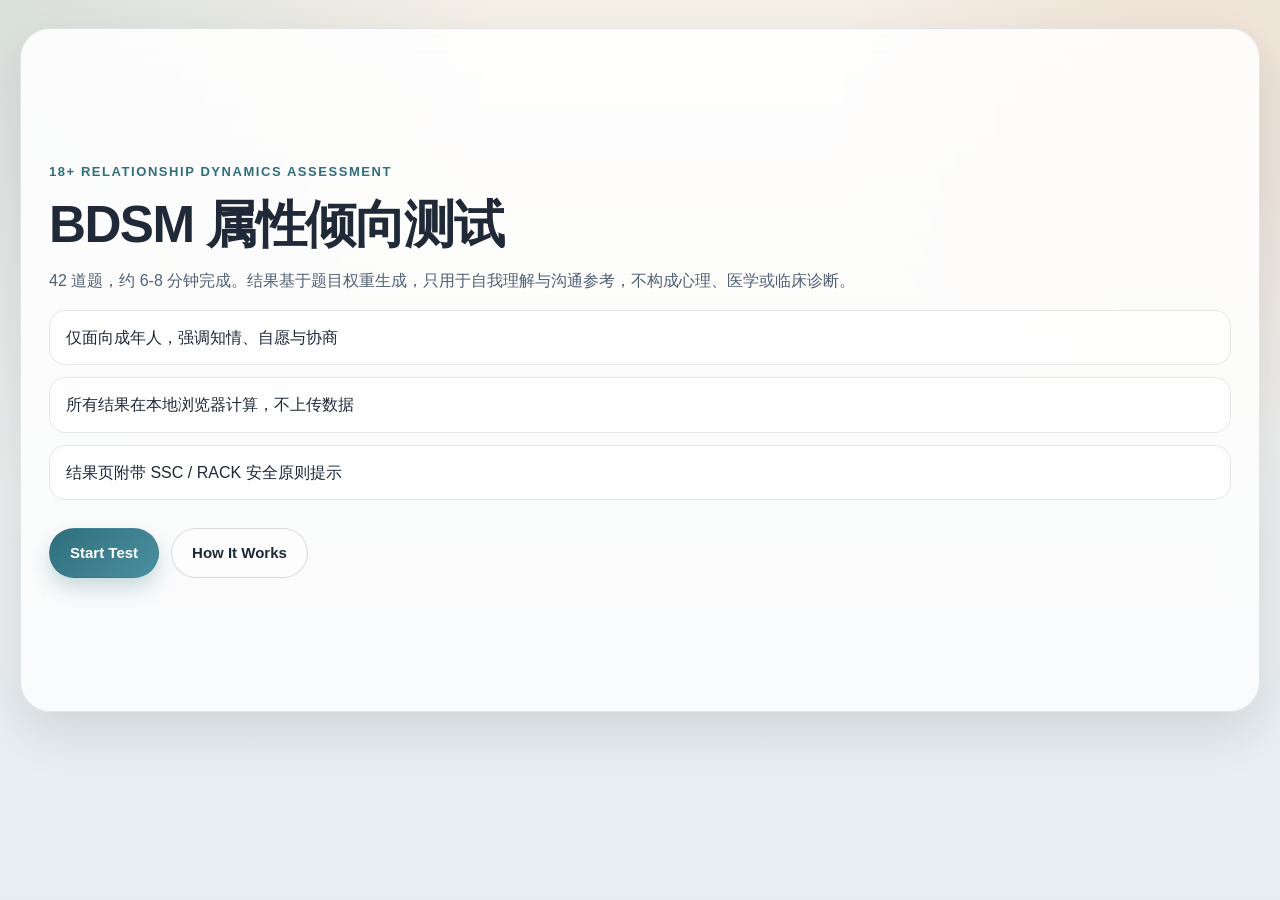
<file: index.html>
<!DOCTYPE html>
<html lang="zh-CN">
<head>
  <meta charset="utf-8">
  <meta name="viewport" content="width=device-width, initial-scale=1">
  <title>BDSM Attribute Test</title>
  <link rel="stylesheet" href="css/styles.css">
</head>
<body>
  <main id="app" class="app-shell" aria-live="polite"></main>

  <script defer src="js/content.js"></script>
  <script defer src="js/questions.js"></script>
  <script defer src="js/scoring.js"></script>
  <script defer src="js/attribute-definitions.js"></script>
  <script defer src="js/results.js"></script>
  <script defer src="js/state.js"></script>
  <script defer src="js/views.js"></script>
  <script defer src="js/app.js"></script>
  <script defer>
    window.addEventListener('DOMContentLoaded', function () {
      var storage = null;

      try {
        storage = window.localStorage;
      } catch (error) {
        storage = null;
      }

      window.BDSMApp.createApp(document, storage);
    });
  </script>
</body>
</html>
</file>
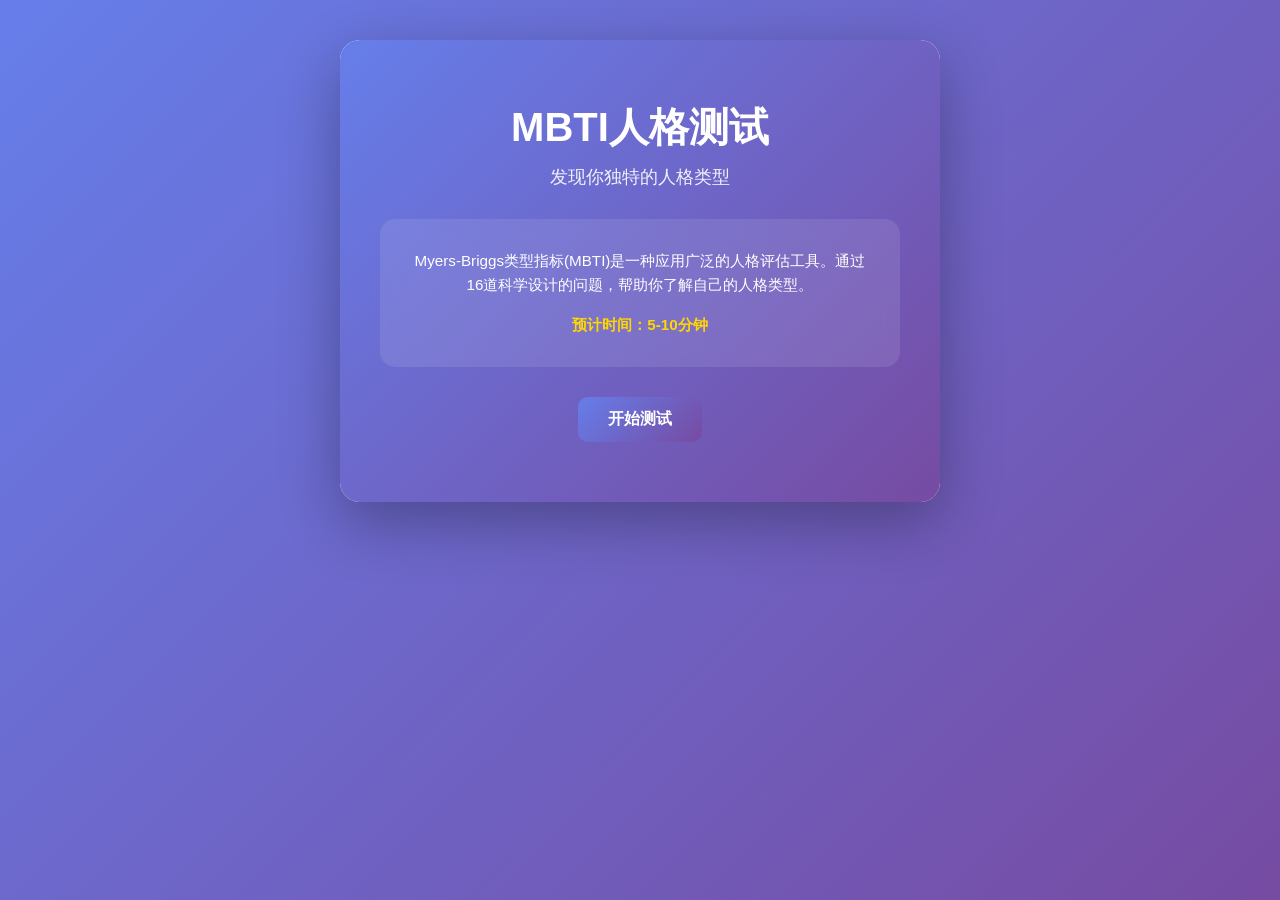
<file: mbti-test/index.html>
<!DOCTYPE html>
<html lang="zh-CN">
<head>
    <meta charset="UTF-8">
    <meta name="viewport" content="width=device-width, initial-scale=1.0">
    <title>MBTI人格测试</title>
    <link rel="stylesheet" href="styles.css">
</head>
<body>
    <div class="container">
        <!-- 欢迎页面 -->
        <div id="welcomePage" class="page active">
            <div class="welcome-content">
                <h1>MBTI人格测试</h1>
                <p class="welcome-desc">发现你独特的人格类型</p>
                <div class="welcome-info">
                    <p>Myers-Briggs类型指标(MBTI)是一种应用广泛的人格评估工具。通过16道科学设计的问题，帮助你了解自己的人格类型。</p>
                    <p class="test-time">预计时间：5-10分钟</p>
                </div>
                <button class="btn btn-primary" onclick="startTest()">开始测试</button>
            </div>
        </div>

        <!-- 测试页面 -->
        <div id="testPage" class="page">
            <div class="test-container">
                <div class="progress-bar">
                    <div id="progressFill" class="progress-fill"></div>
                </div>
                <div class="progress-text">
                    <span id="currentQuestion">1</span> / <span id="totalQuestions">16</span>
                </div>

                <div id="questionContainer" class="question-container">
                    <h2 id="questionText"></h2>
                    <div id="optionsContainer" class="options-container"></div>
                </div>

                <div class="button-group">
                    <button class="btn btn-secondary" onclick="previousQuestion()" id="prevBtn" style="display:none;">上一题</button>
                    <button class="btn btn-primary" onclick="nextQuestion()" id="nextBtn">下一题</button>
                </div>
            </div>
        </div>

        <!-- 结果页面 -->
        <div id="resultPage" class="page">
            <div class="result-container">
                <h1 id="typeTitle" class="type-title"></h1>
                <div class="type-badge" id="typeBadge"></div>
                
                <div class="result-section">
                    <h3>人格特征</h3>
                    <p id="typeDesc"></p>
                </div>

                <div class="result-section">
                    <h3>优势</h3>
                    <ul id="strengths" class="list"></ul>
                </div>

                <div class="result-section">
                    <h3>劣势</h3>
                    <ul id="weaknesses" class="list"></ul>
                </div>

                <div class="result-section">
                    <h3>职业建议</h3>
                    <ul id="careers" class="list"></ul>
                </div>

                <div class="result-section">
                    <h3>与其他类型的关系</h3>
                    <p id="relationships"></p>
                </div>

                <div class="button-group">
                    <button class="btn btn-primary" onclick="shareResult()">分享结果</button>
                    <button class="btn btn-secondary" onclick="retakeTest()">重新测试</button>
                </div>
            </div>
        </div>
    </div>

    <script src="questions.js"></script>
    <script src="types.js"></script>
    <script src="app.js"></script>
</body>
</html>
</file>
<file: css/styles.css>
:root {
  --bg: #f5efe7;
  --bg-accent: #e6eef4;
  --surface: rgba(255, 255, 255, 0.72);
  --surface-strong: rgba(255, 255, 255, 0.88);
  --surface-soft: rgba(255, 255, 255, 0.56);
  --ink: #1f2937;
  --ink-soft: #516073;
  --ink-muted: #738295;
  --line: rgba(51, 65, 85, 0.12);
  --line-strong: rgba(51, 65, 85, 0.18);
  --primary: #2f6f7d;
  --primary-2: #4b8fa0;
  --primary-3: #b9d7dd;
  --accent: #c98b59;
  --accent-soft: #edd8c5;
  --success: #5b8f78;
  --success-2: #8ac2ac;
  --shadow-lg: 0 22px 48px rgba(34, 44, 62, 0.12);
  --shadow-md: 0 14px 28px rgba(34, 44, 62, 0.08);
  --radius-2xl: 30px;
  --radius-xl: 24px;
  --radius-lg: 20px;
  --radius-md: 16px;
  --radius-sm: 12px;
  --radius-pill: 999px;
  --max-width: 1240px;
  --font-body: "Segoe UI", "PingFang SC", "Microsoft YaHei", sans-serif;
}

*,
*::before,
*::after {
  box-sizing: border-box;
}

html,
body {
  margin: 0;
  padding: 0;
  min-height: 100%;
}

body {
  min-height: 100vh;
  font-family: var(--font-body);
  color: var(--ink);
  line-height: 1.6;
  background:
    radial-gradient(circle at top left, rgba(75, 143, 160, 0.16), transparent 32%),
    radial-gradient(circle at 92% 12%, rgba(201, 139, 89, 0.16), transparent 24%),
    linear-gradient(180deg, var(--bg) 0%, var(--bg-accent) 100%);
}

img {
  display: block;
  max-width: 100%;
}

button {
  font: inherit;
}

h1,
h2,
h3,
p,
ul {
  margin: 0;
}

.app-shell {
  width: min(var(--max-width), calc(100% - 32px));
  margin: 0 auto;
  padding: 28px 0 60px;
}

.intro-screen,
.question-screen,
.result-screen {
  display: grid;
  gap: 24px;
}

.intro-screen,
.question-card,
.hero-card,
.card,
.safety-card,
.definition-panel {
  background:
    linear-gradient(180deg, rgba(255, 255, 255, 0.9), rgba(255, 255, 255, 0.74));
  border: 1px solid var(--line);
  border-radius: var(--radius-2xl);
  box-shadow: var(--shadow-lg);
  backdrop-filter: blur(16px);
}

.intro-screen,
.question-card,
.hero-card,
.card,
.definition-panel {
  padding: 28px;
}

.intro-screen {
  min-height: 76vh;
  align-content: center;
  gap: 28px;
}

.intro-copy {
  display: grid;
  gap: 16px;
}

.eyebrow,
.hero-kicker,
.insight-kicker,
.progress-label {
  color: var(--primary);
  font-size: 13px;
  font-weight: 700;
  letter-spacing: 0.12em;
  text-transform: uppercase;
}

.intro-title,
.result-name-cn {
  font-size: clamp(2rem, 4vw, 3.6rem);
  line-height: 1.05;
  letter-spacing: -0.03em;
}

.intro-description,
.section-note,
.hero-description,
.analysis-paragraph,
.persona-subtitle,
.safety-item p,
.definition-block p {
  color: var(--ink-soft);
}

.intro-points {
  display: grid;
  gap: 12px;
  padding: 0;
  list-style: none;
}

.intro-points li {
  padding: 14px 16px;
  border-radius: var(--radius-md);
  background: var(--surface-soft);
  border: 1px solid var(--line);
  box-shadow: inset 0 1px 0 rgba(255, 255, 255, 0.55);
}

.intro-actions,
.hero-actions,
.footer-actions {
  display: flex;
  flex-wrap: wrap;
  gap: 12px;
}

.primary-action,
.secondary-action,
.btn,
.option-button,
.metric-name-button,
.definition-close,
.definition-backdrop {
  appearance: none;
}

.primary-action,
.secondary-action,
.btn {
  min-height: 48px;
  padding: 12px 20px;
  border-radius: var(--radius-pill);
  border: 1px solid transparent;
  font-size: 15px;
  font-weight: 700;
  transition:
    transform 0.2s ease,
    box-shadow 0.2s ease,
    background-color 0.2s ease,
    border-color 0.2s ease;
}

.primary-action,
.btn-primary {
  color: #fff;
  background: linear-gradient(135deg, var(--primary), var(--primary-2));
  box-shadow: 0 10px 20px rgba(47, 111, 125, 0.24);
}

.secondary-action,
.btn-ghost {
  color: var(--ink);
  background: rgba(255, 255, 255, 0.48);
  border-color: var(--line-strong);
}

.question-header {
  display: grid;
  gap: 12px;
}

.progress-track,
.metric-track {
  overflow: hidden;
  border-radius: var(--radius-pill);
  background: rgba(47, 111, 125, 0.12);
}

.progress-track {
  height: 12px;
}

.metric-track {
  height: 12px;
}

.progress-fill {
  height: 100%;
  border-radius: inherit;
  background: linear-gradient(135deg, var(--primary), var(--primary-2));
}

.metric-fill {
  display: block;
  width: var(--score);
  height: 100%;
  border-radius: inherit;
  transform-origin: left center;
  transform: scaleX(0);
  animation: fillBar 900ms cubic-bezier(0.2, 0.8, 0.2, 1) forwards;
  background: linear-gradient(135deg, var(--primary), var(--accent));
}

.metric-fill-secondary {
  background: linear-gradient(135deg, var(--success), var(--success-2));
}

.question-card {
  display: grid;
  gap: 22px;
}

.question-prompt {
  font-size: clamp(1.45rem, 2.6vw, 2rem);
  line-height: 1.28;
}

.option-list {
  display: grid;
  gap: 12px;
}

.option-button {
  width: 100%;
  min-height: 62px;
  padding: 14px 18px;
  border: 1px solid var(--line);
  border-radius: var(--radius-lg);
  background: rgba(255, 255, 255, 0.6);
  color: var(--ink);
  display: flex;
  align-items: center;
  gap: 14px;
  text-align: left;
  transition:
    transform 0.18s ease,
    border-color 0.18s ease,
    box-shadow 0.18s ease,
    background-color 0.18s ease;
}

.option-button.is-selected {
  border-color: transparent;
  color: #fff;
  background: linear-gradient(135deg, var(--primary), var(--primary-2));
  box-shadow: 0 14px 24px rgba(47, 111, 125, 0.24);
}

.option-index {
  flex: 0 0 auto;
  width: 30px;
  height: 30px;
  border-radius: 50%;
  display: inline-grid;
  place-items: center;
  background: rgba(255, 255, 255, 0.54);
  font-weight: 700;
}

.option-button.is-selected .option-index {
  background: rgba(255, 255, 255, 0.22);
}

.option-label {
  flex: 1 1 auto;
}

.result-screen {
  position: relative;
  gap: 28px;
}

.hero {
  padding-top: 8px;
}

.hero-card {
  display: grid;
  grid-template-columns: minmax(280px, 360px) minmax(0, 1fr);
  gap: 28px;
  align-items: stretch;
}

.avatar-box {
  position: relative;
  min-height: 390px;
  border-radius: var(--radius-xl);
  overflow: hidden;
  background:
    radial-gradient(circle at top, rgba(75, 143, 160, 0.24), transparent 38%),
    linear-gradient(180deg, rgba(241, 245, 249, 0.96), rgba(255, 255, 255, 0.78));
  border: 1px solid rgba(75, 143, 160, 0.14);
  display: grid;
  place-items: center;
}

.avatar-box::after {
  content: "";
  position: absolute;
  inset: 18px;
  border-radius: calc(var(--radius-xl) - 8px);
  border: 1px solid rgba(255, 255, 255, 0.42);
  pointer-events: none;
}

.animal-image {
  position: relative;
  z-index: 1;
  max-width: 100%;
  max-height: 360px;
  object-fit: contain;
  filter: drop-shadow(0 18px 32px rgba(31, 41, 55, 0.14));
}

.hero-copy {
  display: grid;
  align-content: start;
  gap: 10px;
}

.result-name-en {
  font-size: 1rem;
  font-weight: 700;
  letter-spacing: 0.16em;
  text-transform: uppercase;
  color: var(--ink-muted);
}

.hero-statement {
  font-size: 1.08rem;
  font-weight: 700;
  color: var(--primary);
}

.section {
  display: grid;
  gap: 16px;
}

.section-heading {
  display: grid;
  gap: 8px;
}

.section-title {
  font-size: 1.55rem;
  line-height: 1.16;
  letter-spacing: -0.02em;
}

.grid {
  display: grid;
  gap: 18px;
}

.grid-2 {
  grid-template-columns: repeat(2, minmax(0, 1fr));
}

.grid-3 {
  grid-template-columns: repeat(3, minmax(0, 1fr));
}

.metric-card-shell {
  padding: 24px;
}

.metric-list {
  display: grid;
  gap: 18px;
}

.metric-row {
  display: grid;
  gap: 10px;
}

.metric-head,
.identity-card-head {
  display: grid;
  grid-template-columns: minmax(0, 1fr) auto;
  gap: 14px;
  align-items: start;
}

.metric-name-button {
  width: 100%;
  padding: 0;
  border: 0;
  background: transparent;
  display: grid;
  gap: 2px;
  text-align: left;
  color: inherit;
}

.metric-name-button-card {
  align-content: start;
}

.metric-name-en {
  font-size: 0.98rem;
  font-weight: 800;
  color: var(--ink);
}

.metric-name-cn {
  font-size: 0.94rem;
  color: var(--ink-soft);
}

.metric-value {
  min-width: 52px;
  text-align: right;
  font-weight: 800;
  color: var(--primary);
}

.identity-grid {
  display: grid;
  grid-template-columns: repeat(2, minmax(0, 1fr));
  gap: 14px;
}

.identity-card {
  padding: 18px;
  border-radius: var(--radius-lg);
  background: rgba(255, 255, 255, 0.46);
  border: 1px solid var(--line);
  box-shadow: var(--shadow-md);
  display: grid;
  gap: 12px;
  transition: transform 0.18s ease, box-shadow 0.18s ease, border-color 0.18s ease;
}

.style-pill-list {
  display: flex;
  flex-wrap: wrap;
  gap: 12px;
}

.style-pill {
  padding: 11px 15px;
  border-radius: var(--radius-pill);
  border: 1px solid var(--line);
  background: rgba(255, 255, 255, 0.56);
  box-shadow: inset 0 1px 0 rgba(255, 255, 255, 0.62);
  font-weight: 700;
  color: var(--ink);
  transition: transform 0.18s ease, box-shadow 0.18s ease, border-color 0.18s ease;
}

.persona-card {
  min-height: 100%;
}

.persona-summary {
  display: grid;
  grid-template-columns: 82px minmax(0, 1fr);
  gap: 18px;
  align-items: center;
}

.persona-badge {
  width: 82px;
  height: 82px;
  border-radius: 24px;
  display: grid;
  place-items: center;
  font-size: 1.9rem;
  font-weight: 800;
  color: var(--primary);
  background:
    radial-gradient(circle at top, rgba(75, 143, 160, 0.22), transparent 62%),
    linear-gradient(180deg, rgba(255, 255, 255, 0.92), rgba(233, 241, 244, 0.9));
  border: 1px solid rgba(75, 143, 160, 0.16);
}

.analysis-grid {
  align-items: stretch;
}

.insight-card {
  padding: 24px;
  border-radius: var(--radius-xl);
  border: 1px solid var(--line);
  background: linear-gradient(180deg, rgba(255, 255, 255, 0.84), rgba(255, 255, 255, 0.66));
  box-shadow: var(--shadow-md);
  display: grid;
  gap: 10px;
}

.insight-title {
  font-size: 1.22rem;
  line-height: 1.2;
}

.notice-card {
  background:
    linear-gradient(180deg, rgba(255, 255, 255, 0.9), rgba(251, 248, 244, 0.82));
}

.safety-grid {
  align-items: stretch;
}

.safety-card {
  padding: 22px;
  display: grid;
  gap: 16px;
}

.safety-card-head {
  display: flex;
  align-items: center;
  justify-content: space-between;
  gap: 12px;
}

.safety-card-head h3 {
  font-size: 1.25rem;
}

.safety-card-head span {
  color: var(--ink-muted);
  font-weight: 700;
}

.safety-item {
  display: grid;
  gap: 6px;
}

.safety-item strong {
  color: var(--ink);
}

.footer-actions {
  padding-top: 4px;
}

.definition-modal {
  position: fixed;
  inset: 0;
  z-index: 40;
  display: grid;
  place-items: center;
  padding: 24px;
}

.definition-backdrop {
  position: absolute;
  inset: 0;
  border: 0;
  background: rgba(23, 32, 51, 0.38);
}

.definition-panel {
  position: relative;
  z-index: 1;
  width: min(760px, 100%);
  display: grid;
  gap: 18px;
}

.definition-close {
  position: absolute;
  top: 16px;
  right: 16px;
  width: 40px;
  height: 40px;
  border: 1px solid var(--line);
  border-radius: 50%;
  background: rgba(255, 255, 255, 0.92);
  color: var(--ink);
  font-size: 1.35rem;
  line-height: 1;
}

.definition-title {
  font-size: clamp(1.8rem, 4vw, 2.35rem);
  line-height: 1.08;
  letter-spacing: -0.03em;
  padding-right: 56px;
}

.definition-title span {
  display: block;
  margin-top: 6px;
  font-size: 1rem;
  letter-spacing: 0.08em;
  text-transform: uppercase;
  color: var(--ink-muted);
}

.definition-grid {
  display: grid;
  grid-template-columns: repeat(2, minmax(0, 1fr));
  gap: 14px;
}

.definition-block {
  padding: 18px;
  border-radius: var(--radius-lg);
  background: rgba(255, 255, 255, 0.58);
  border: 1px solid var(--line);
  display: grid;
  gap: 8px;
}

.definition-block h3 {
  font-size: 1rem;
}

.primary-action:hover,
.secondary-action:hover,
.btn:hover,
.option-button:hover,
.identity-card:hover,
.style-pill:hover,
.definition-close:hover,
.metric-name-button:hover {
  transform: translateY(-2px);
}

.metric-name-button:hover .metric-name-en,
.metric-name-button:focus-visible .metric-name-en,
.metric-name-button:hover .metric-name-cn,
.metric-name-button:focus-visible .metric-name-cn {
  color: var(--primary);
}

.identity-card:hover,
.style-pill:hover {
  border-color: rgba(75, 143, 160, 0.26);
  box-shadow: 0 18px 28px rgba(47, 111, 125, 0.1);
}

.primary-action:hover,
.btn-primary:hover {
  box-shadow: 0 16px 28px rgba(47, 111, 125, 0.28);
}

.secondary-action:hover,
.btn-ghost:hover {
  background: rgba(255, 255, 255, 0.78);
}

.primary-action:focus-visible,
.secondary-action:focus-visible,
.btn:focus-visible,
.option-button:focus-visible,
.metric-name-button:focus-visible,
.definition-close:focus-visible,
.definition-backdrop:focus-visible {
  outline: 3px solid rgba(75, 143, 160, 0.28);
  outline-offset: 3px;
}

@keyframes fillBar {
  from {
    transform: scaleX(0);
  }

  to {
    transform: scaleX(1);
  }
}

@media (max-width: 1120px) {
  .grid-3 {
    grid-template-columns: repeat(2, minmax(0, 1fr));
  }
}

@media (max-width: 960px) {
  .hero-card,
  .grid-2,
  .grid-3,
  .definition-grid {
    grid-template-columns: 1fr;
  }

  .avatar-box {
    min-height: 300px;
  }

  .identity-grid {
    grid-template-columns: 1fr;
  }
}

@media (max-width: 640px) {
  .app-shell {
    width: min(var(--max-width), calc(100% - 20px));
    padding-top: 20px;
    padding-bottom: 40px;
  }

  .intro-screen,
  .question-card,
  .hero-card,
  .card,
  .definition-panel,
  .safety-card {
    padding: 22px;
  }

  .hero-actions,
  .footer-actions,
  .intro-actions {
    flex-direction: column;
  }

  .primary-action,
  .secondary-action,
  .btn {
    width: 100%;
    justify-content: center;
  }

  .metric-head,
  .identity-card-head {
    grid-template-columns: 1fr;
  }

  .metric-value {
    text-align: left;
  }

  .persona-summary {
    grid-template-columns: 1fr;
  }

  .persona-badge {
    width: 72px;
    height: 72px;
  }
}

@media (max-width: 420px) {
  .definition-modal {
    padding: 14px;
  }

  .definition-panel {
    gap: 14px;
  }

  .definition-block {
    padding: 16px;
  }

  .hero-card,
  .card,
  .question-card,
  .intro-screen {
    border-radius: 24px;
  }
}

@media (prefers-reduced-motion: reduce) {
  *,
  *::before,
  *::after {
    animation-duration: 0.01ms !important;
    animation-iteration-count: 1 !important;
    transition-duration: 0.01ms !important;
    scroll-behavior: auto !important;
  }

  .metric-fill {
    transform: scaleX(1);
  }
}
</file>
<file: mbti-test/styles.css>
/* ========== 全局样式 ========== */
* {
    margin: 0;
    padding: 0;
    box-sizing: border-box;
}

html, body {
    width: 100%;
    min-height: 100vh;
}

body {
    font-family: 'Segoe UI', Tahoma, Geneva, Verdana, sans-serif;
    background: linear-gradient(135deg, #667eea 0%, #764ba2 100%);
    min-height: 100vh;
    display: flex;
    flex-direction: column;
    align-items: center;
    justify-content: flex-start;
    padding: 20px;
    overflow-x: hidden;
}

.container {
    width: 100%;
    max-width: 600px;
    background: white;
    border-radius: 20px;
    box-shadow: 0 20px 60px rgba(0, 0, 0, 0.3);
    overflow: hidden;
    animation: slideIn 0.5s ease-out;
    max-height: calc(100vh - 40px);
    overflow-y: auto;
    margin-top: 20px;
    margin-bottom: 20px;
}

@keyframes slideIn {
    from {
        opacity: 0;
        transform: translateY(20px);
    }
    to {
        opacity: 1;
        transform: translateY(0);
    }
}

/* ========== 页面切换 ========== */
.page {
    display: none;
    animation: fadeIn 0.3s ease-in;
}

.page.active {
    display: block;
}

@keyframes fadeIn {
    from {
        opacity: 0;
    }
    to {
        opacity: 1;
    }
}

/* ========== 欢迎页面 ========== */
.welcome-content {
    padding: 60px 40px;
    text-align: center;
    background: linear-gradient(135deg, #667eea 0%, #764ba2 100%);
    color: white;
}

.welcome-content h1 {
    font-size: 2.5rem;
    margin-bottom: 10px;
    font-weight: 700;
}

.welcome-desc {
    font-size: 1.1rem;
    margin-bottom: 30px;
    opacity: 0.9;
}

.welcome-info {
    background: rgba(255, 255, 255, 0.1);
    padding: 30px;
    border-radius: 15px;
    margin-bottom: 30px;
    backdrop-filter: blur(10px);
}

.welcome-info p {
    font-size: 0.95rem;
    line-height: 1.6;
    margin-bottom: 15px;
}

.welcome-info p:last-child {
    margin-bottom: 0;
}

.test-time {
    font-weight: 600;
    color: #ffd700;
}

/* ========== 测试页面 ========== */
.test-container {
    padding: 40px 30px;
}

.progress-bar {
    width: 100%;
    height: 8px;
    background: #e0e0e0;
    border-radius: 10px;
    overflow: hidden;
    margin-bottom: 15px;
}

.progress-fill {
    height: 100%;
    background: linear-gradient(90deg, #667eea 0%, #764ba2 100%);
    transition: width 0.3s ease;
    border-radius: 10px;
}

.progress-text {
    text-align: right;
    font-size: 0.85rem;
    color: #999;
    margin-bottom: 25px;
}

.question-container {
    margin-bottom: 30px;
}

.question-container h2 {
    font-size: 1.3rem;
    color: #333;
    margin-bottom: 25px;
    line-height: 1.5;
}

.options-container {
    display: flex;
    flex-direction: column;
    gap: 12px;
}

.option {
    padding: 15px 20px;
    border: 2px solid #e0e0e0;
    border-radius: 10px;
    background: white;
    cursor: pointer;
    transition: all 0.3s ease;
    font-size: 1rem;
    text-align: left;
}

.option:hover {
    border-color: #667eea;
    background: #f5f5ff;
}

.option.selected {
    border-color: #667eea;
    background: linear-gradient(135deg, rgba(102, 126, 234, 0.1) 0%, rgba(118, 75, 162, 0.1) 100%);
    font-weight: 600;
    color: #667eea;
}

/* ========== 按钮 ========== */
.button-group {
    display: flex;
    gap: 15px;
    justify-content: center;
    margin-top: 30px;
}

.btn {
    padding: 12px 30px;
    border: none;
    border-radius: 10px;
    font-size: 1rem;
    font-weight: 600;
    cursor: pointer;
    transition: all 0.3s ease;
    min-width: 120px;
}

.btn-primary {
    background: linear-gradient(135deg, #667eea 0%, #764ba2 100%);
    color: white;
}

.btn-primary:hover {
    transform: translateY(-2px);
    box-shadow: 0 10px 25px rgba(102, 126, 234, 0.3);
}

.btn-primary:active {
    transform: translateY(0);
}

.btn-secondary {
    background: #f0f0f0;
    color: #333;
    border: 2px solid #e0e0e0;
}

.btn-secondary:hover {
    background: #e8e8e8;
    border-color: #999;
}

/* ========== 结果页面 ========== */
.result-container {
    padding: 40px 30px;
    padding-bottom: 60px;
}

.type-title {
    font-size: 2rem;
    text-align: center;
    margin-bottom: 20px;
    color: #333;
}

.type-badge {
    text-align: center;
    margin-bottom: 30px;
}

.type-badge span {
    display: inline-block;
    font-size: 1.2rem;
    font-weight: 700;
    color: white;
    padding: 10px 20px;
    border-radius: 50px;
    background: linear-gradient(135deg, #667eea 0%, #764ba2 100%);
    min-width: 100px;
}

.result-section {
    margin-bottom: 30px;
}

.result-section h3 {
    font-size: 1.1rem;
    color: #667eea;
    margin-bottom: 12px;
    font-weight: 600;
}

.result-section p {
    color: #555;
    line-height: 1.8;
    font-size: 0.95rem;
}

.list {
    list-style: none;
    margin-left: 0;
}

.list li {
    padding: 10px 0;
    padding-left: 25px;
    position: relative;
    color: #555;
    line-height: 1.6;
    font-size: 0.95rem;
}

.list li:before {
    content: "✓";
    position: absolute;
    left: 0;
    color: #667eea;
    font-weight: bold;
}

/* ========== 滚动条美化 ========== */
.container::-webkit-scrollbar {
    width: 8px;
}

.container::-webkit-scrollbar-track {
    background: transparent;
}

.container::-webkit-scrollbar-thumb {
    background: #ddd;
    border-radius: 4px;
}

.container::-webkit-scrollbar-thumb:hover {
    background: #bbb;
}

/* ========== 响应式设计 ========== */
@media (max-width: 768px) {
    .container {
        max-width: 100%;
        border-radius: 0;
        max-height: none;
        overflow-y: auto;
    }

    .welcome-content {
        padding: 50px 25px;
    }

    .welcome-content h1 {
        font-size: 2rem;
    }

    .test-container {
        padding: 30px 20px;
    }

    .result-container {
        padding: 30px 20px;
        padding-bottom: 50px;
    }

    .question-container h2 {
        font-size: 1.1rem;
    }

    .type-title {
        font-size: 1.5rem;
    }

    .button-group {
        flex-direction: column;
    }

    .btn {
        width: 100%;
    }

    .option {
        padding: 12px 15px;
        font-size: 0.95rem;
    }
}

@media (max-width: 480px) {
    body {
        padding: 10px;
        justify-content: flex-start;
    }

    .container {
        max-height: none;
        overflow-y: auto;
    }

    .welcome-content {
        padding: 40px 20px;
    }

    .welcome-content h1 {
        font-size: 1.5rem;
    }

    .welcome-desc {
        font-size: 1rem;
    }

    .welcome-info {
        padding: 20px;
    }

    .welcome-info p {
        font-size: 0.9rem;
    }

    .test-container {
        padding: 20px 15px;
    }

    .result-container {
        padding: 20px 15px;
        padding-bottom: 40px;
    }

    .question-container h2 {
        font-size: 1rem;
    }

    .type-title {
        font-size: 1.2rem;
    }

    .type-badge span {
        font-size: 1rem;
        padding: 8px 16px;
    }

    .result-section h3 {
        font-size: 1rem;
    }

    .result-section p {
        font-size: 0.9rem;
    }

    .list li {
        font-size: 0.9rem;
        padding-left: 20px;
    }
}
</file>
